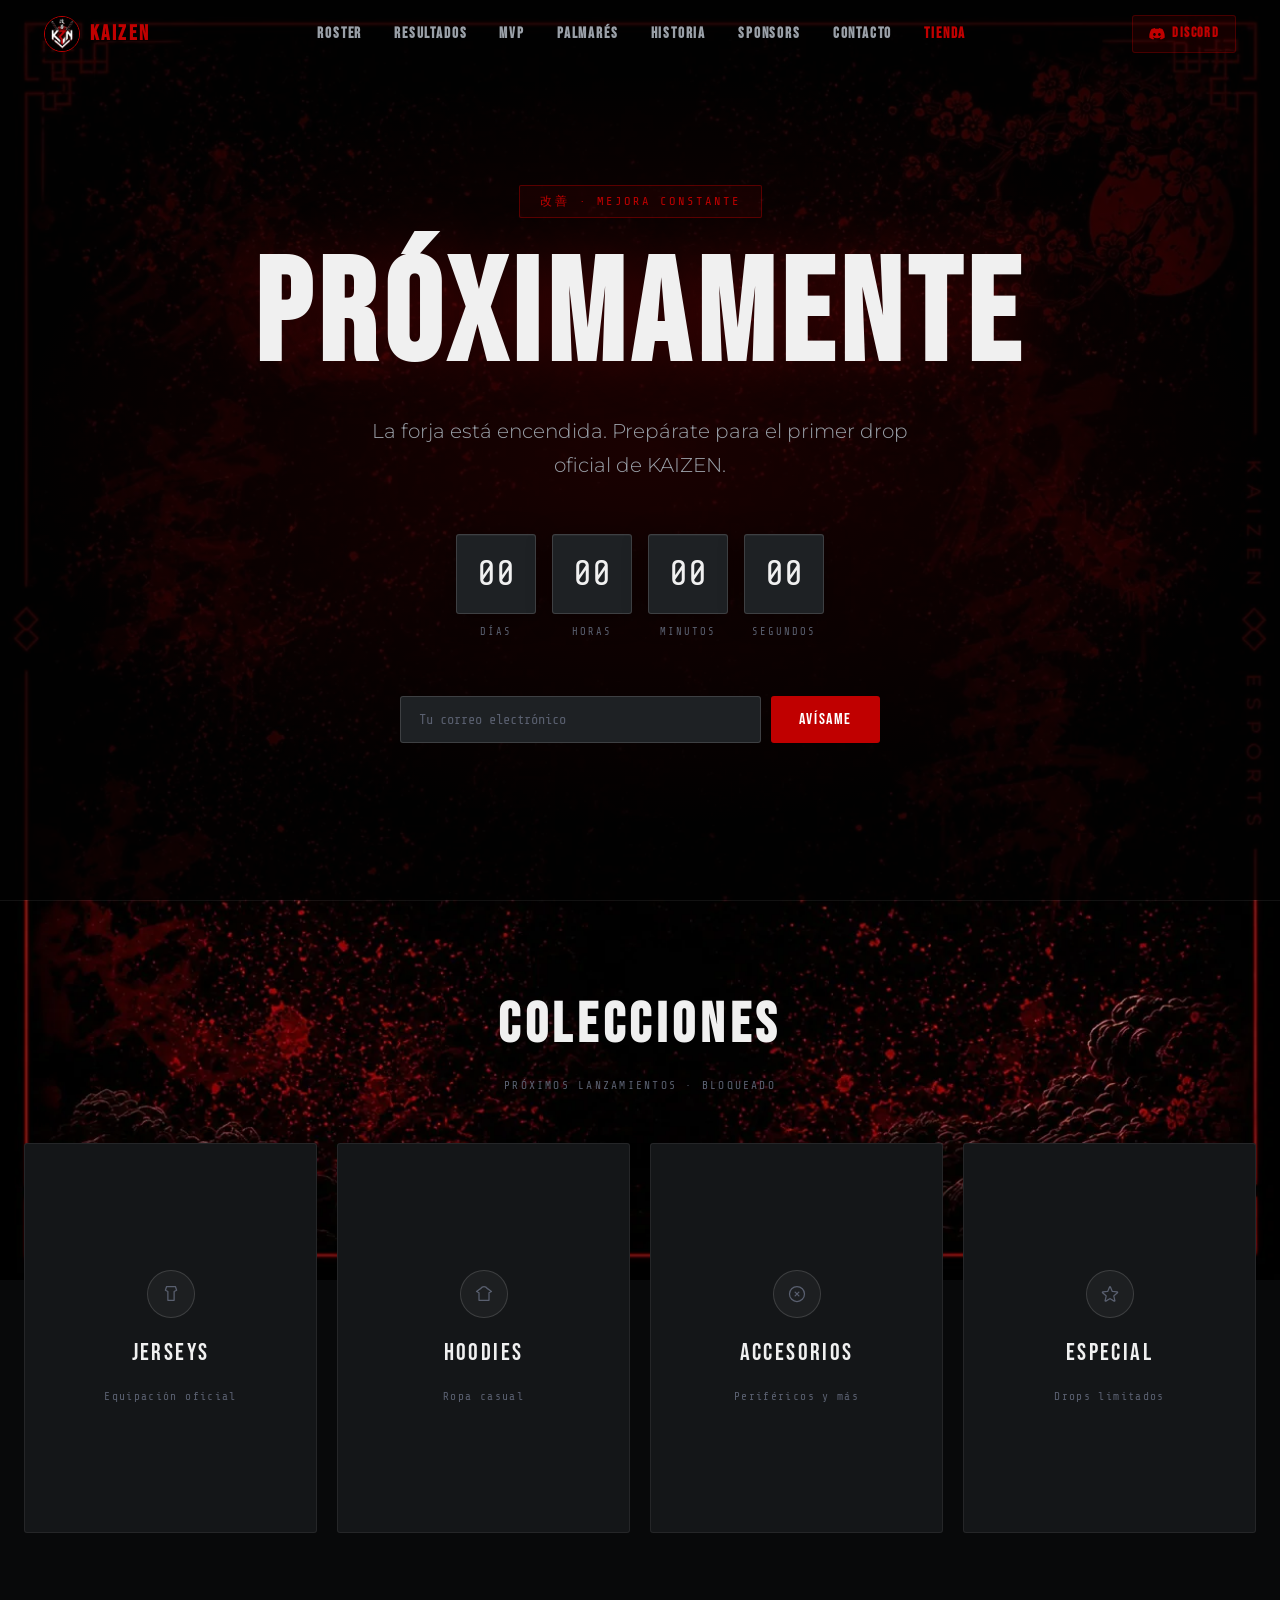
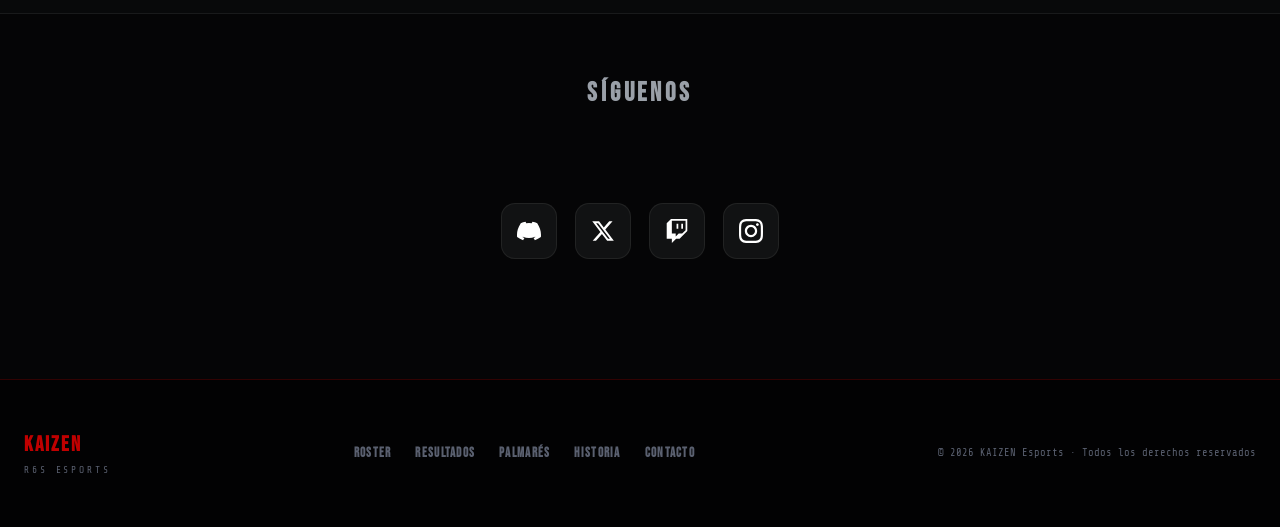
<file: tienda.html>
<!DOCTYPE html>
<html lang="es">
<head>
<meta charset="UTF-8"/>
<meta name="viewport" content="width=device-width, initial-scale=1.0"/>
<meta name="description" content="KAIZEN Tienda — Próximamente. Equipación oficial del equipo."/>
<title>KAIZEN — Tienda</title>
<link rel="icon" type="image/png" href="Logos/logo.png"/>
<link rel="stylesheet" href="styles.css"/>
<link rel="preconnect" href="https://fonts.googleapis.com">
<link href="https://fonts.googleapis.com/css2?family=Bebas+Neue&family=Montserrat:wght@300;400;500;600;700;900&family=Share+Tech+Mono&display=swap" rel="stylesheet">
<style>
/* ── TIENDA — estilos específicos ── */

/* Hero coming soon */
.tienda-hero {
  min-height: 100vh;
  display: flex;
  align-items: center;
  justify-content: center;
  text-align: center;
  padding: calc(var(--nav-h) + 40px) 24px 80px;
  position: relative;
  overflow: hidden;
}
.tienda-hero::before {
  content: '';
  position: absolute;
  inset: 0;
  background: radial-gradient(ellipse 70% 60% at 50% 50%, rgba(192,0,0,0.13), transparent 70%);
  pointer-events: none;
}
.tienda-hero-inner {
  position: relative;
  z-index: 2;
  max-width: 860px;
  margin: 0 auto;
}
.tienda-badge {
  display: inline-block;
  border: 1px solid rgba(192,0,0,0.4);
  background: rgba(192,0,0,0.08);
  color: var(--accent);
  padding: 6px 20px;
  font-family: var(--font-mono);
  font-size: 0.75rem;
  letter-spacing: 0.25em;
  margin-bottom: 28px;
  border-radius: 2px;
}
.tienda-title {
  font-family: var(--font-title);
  font-size: clamp(4rem, 12vw, 9rem);
  color: var(--text);
  letter-spacing: 0.05em;
  line-height: 1;
  margin-bottom: 24px;
  text-shadow: 0 0 60px rgba(192,0,0,0.25);
}
.tienda-sub {
  font-family: var(--font-body);
  font-size: clamp(1rem, 2vw, 1.25rem);
  color: var(--text2);
  font-weight: 300;
  max-width: 560px;
  margin: 0 auto 52px;
  line-height: 1.7;
}

/* Countdown */
.countdown {
  display: flex;
  justify-content: center;
  gap: 16px;
  margin-bottom: 56px;
  flex-wrap: wrap;
}
.cd-box {
  display: flex;
  flex-direction: column;
  align-items: center;
  gap: 10px;
}
.cd-num {
  width: 80px;
  height: 80px;
  background: var(--surface);
  border: 1px solid var(--border2);
  display: flex;
  align-items: center;
  justify-content: center;
  font-family: var(--font-mono);
  font-size: 2.2rem;
  color: var(--text);
  border-radius: var(--rad);
  box-shadow: 0 4px 24px rgba(0,0,0,0.4), inset 0 1px 0 rgba(255,255,255,0.04);
  transition: box-shadow 0.3s;
}
.cd-num:hover { box-shadow: 0 4px 24px rgba(192,0,0,0.2); }
.cd-label {
  font-family: var(--font-mono);
  font-size: 0.65rem;
  letter-spacing: 0.2em;
  color: var(--text3);
  text-transform: uppercase;
}

/* Email signup */
.tienda-form {
  display: flex;
  gap: 10px;
  max-width: 480px;
  margin: 0 auto;
  flex-wrap: wrap;
  justify-content: center;
}
.tienda-form input[type="email"] {
  flex: 1;
  min-width: 220px;
  background: var(--surface);
  border: 1px solid var(--border2);
  color: var(--text);
  padding: 14px 18px;
  font-family: var(--font-mono);
  font-size: 0.85rem;
  border-radius: var(--rad);
  outline: none;
  transition: border-color var(--tr);
}
.tienda-form input[type="email"]:focus { border-color: var(--accent); }
.tienda-form input[type="email"]::placeholder { color: var(--text3); }
.tienda-form button {
  background: var(--accent);
  color: #fff;
  border: none;
  padding: 14px 28px;
  font-family: var(--font-title);
  font-size: 1rem;
  letter-spacing: 0.1em;
  border-radius: var(--rad);
  transition: background var(--tr), transform var(--tr);
  cursor: pointer;
}
.tienda-form button:hover { background: var(--accent2); transform: translateY(-1px); }
.form-success {
  display: none;
  background: rgba(192,0,0,0.1);
  border: 1px solid rgba(192,0,0,0.35);
  color: var(--text);
  padding: 14px 24px;
  font-family: var(--font-mono);
  font-size: 0.85rem;
  border-radius: var(--rad);
  max-width: 480px;
  margin: 0 auto;
  letter-spacing: 0.05em;
}

/* Categories / colecciones */
.tienda-colecciones {
  padding: 80px 24px;
  background: rgba(14,16,18,0.8);
  border-top: 1px solid var(--border);
  border-bottom: 1px solid var(--border);
}
.tienda-colecciones .section-label {
  text-align: center;
  margin-bottom: 48px;
}
.tienda-colecciones h2 {
  font-family: var(--font-title);
  font-size: clamp(2rem, 5vw, 3.5rem);
  color: var(--text);
  letter-spacing: 0.1em;
  text-align: center;
  margin-bottom: 6px;
}
.tienda-colecciones .section-sub {
  font-family: var(--font-mono);
  font-size: 0.7rem;
  color: var(--text3);
  letter-spacing: 0.2em;
  text-align: center;
  margin-bottom: 48px;
}
.colecciones-grid {
  display: grid;
  grid-template-columns: repeat(auto-fit, minmax(220px, 1fr));
  gap: 20px;
  max-width: var(--max-w);
  margin: 0 auto;
}
.col-card {
  aspect-ratio: 3/4;
  background: var(--bg3);
  border: 1px solid var(--border);
  border-radius: var(--rad);
  display: flex;
  flex-direction: column;
  align-items: center;
  justify-content: center;
  gap: 16px;
  cursor: not-allowed;
  position: relative;
  overflow: hidden;
  transition: border-color var(--tr), box-shadow var(--tr);
}
.col-card::before {
  content: '';
  position: absolute;
  inset: 0;
  background: radial-gradient(ellipse at 50% 80%, rgba(192,0,0,0.06), transparent 70%);
  transition: opacity var(--tr);
  opacity: 0;
}
.col-card:hover { border-color: rgba(192,0,0,0.3); box-shadow: 0 0 30px rgba(192,0,0,0.08); }
.col-card:hover::before { opacity: 1; }
.col-icon {
  width: 48px;
  height: 48px;
  background: rgba(255,255,255,0.04);
  border: 1px solid var(--border2);
  border-radius: 50%;
  display: flex;
  align-items: center;
  justify-content: center;
  transition: border-color var(--tr);
}
.col-card:hover .col-icon { border-color: rgba(192,0,0,0.4); }
.col-icon svg { width: 20px; height: 20px; stroke: var(--text3); fill: none; transition: stroke var(--tr); }
.col-card:hover .col-icon svg { stroke: var(--accent); }
.col-name {
  font-family: var(--font-title);
  font-size: 1.5rem;
  color: var(--text);
  letter-spacing: 0.1em;
  text-align: center;
}
.col-desc {
  font-family: var(--font-mono);
  font-size: 0.7rem;
  color: var(--text3);
  letter-spacing: 0.12em;
  text-align: center;
}
/* TODO: cuando añadas productos reales, reemplaza cada .col-card por un componente de
   producto que reciba: nombre, precio, imagen, categoría, stock.
   Estructura sugerida:
   <div class="product-card">
     <div class="product-img"><img src="..." alt="..."></div>
     <div class="product-info">
       <span class="product-name">...</span>
       <span class="product-price">XX.XX €</span>
       <button class="product-btn">Añadir al carrito</button>
     </div>
   </div>
*/

/* Socials en tienda */
.tienda-socials {
  padding: 60px 24px;
  text-align: center;
}
.tienda-socials h3 {
  font-family: var(--font-title);
  font-size: 1.6rem;
  color: var(--text2);
  letter-spacing: 0.15em;
  margin-bottom: 28px;
}

/* Nav link activo — tienda */
.nav-links a.active-page {
  color: var(--accent);
}
</style>
</head>
<body>

<!-- NAV -->
<nav id="navbar">
<div class="nav-inner">
<a href="index.html" class="nav-logo">
  <div class="nav-logo-img">
    <img src="Logos/logo.png" alt="" onerror="this.style.display='none';this.nextElementSibling.style.display='block'">
    <span class="logo-fallback">⚔️</span>
  </div>
  <span class="nav-logo-text">KAIZEN</span>
</a>
<div class="nav-links">
  <a href="index.html#roster">Roster</a>
  <a href="index.html#results">Resultados</a>
  <a href="index.html#mvp">MVP</a>
  <a href="index.html#achievements">Palmarés</a>
  <a href="index.html#about">Historia</a>
  <a href="index.html#sponsors">Sponsors</a>
  <a href="index.html#contact">Contacto</a>
  <a href="tienda.html" class="active-page">Tienda</a>
</div>
<a href="https://discord.gg/md8P5nbhX" target="_blank" rel="noopener noreferrer" class="nav-cta">
  <svg width="16" height="12" viewBox="0 0 18 14" fill="currentColor"><path d="M15.25 1.18A14.89 14.89 0 0011.5 0a.06.06 0 00-.06.03c-.16.28-.34.65-.47.94a13.76 13.76 0 00-4 0 9.6 9.6 0 00-.47-.94A.06.06 0 006.44 0a14.85 14.85 0 00-3.75 1.18C.37 4.6-.23 7.93.07 11.22a.07.07 0 00.03.05A14.94 14.94 0 004.6 13.5a.06.06 0 00.07-.02c.35-.47.66-.96.93-1.48a.06.06 0 00-.04-.09 9.82 9.82 0 01-1.4-.66.06.06 0 010-.1l.28-.22a.06.06 0 01.06 0 10.66 10.66 0 009 0 .06.06 0 01.06 0l.28.22a.06.06 0 010 .1 9.2 9.2 0 01-1.4.66.06.06 0 00-.03.09c.28.52.59 1 .93 1.48a.06.06 0 00.07.02 14.9 14.9 0 004.5-2.23.06.06 0 00.03-.05c.37-3.77-.62-7.06-2.63-9.97zM6.01 9.19c-.86 0-1.57-.78-1.57-1.74s.7-1.74 1.57-1.74c.88 0 1.58.79 1.57 1.74 0 .96-.7 1.74-1.57 1.74zm5.8 0c-.87 0-1.57-.78-1.57-1.74s.7-1.74 1.57-1.74c.88 0 1.58.79 1.57 1.74 0 .96-.69 1.74-1.57 1.74z"/></svg>
  Discord
</a>
<button class="hamburger" id="hamburger" onclick="toggleMenu()">
  <span></span><span></span><span></span>
</button>
</div>
<div class="nav-mobile" id="nav-mobile">
  <a href="index.html#roster" onclick="toggleMenu()">Roster</a>
  <a href="index.html#results" onclick="toggleMenu()">Resultados</a>
  <a href="index.html#achievements" onclick="toggleMenu()">Palmarés</a>
  <a href="index.html#about" onclick="toggleMenu()">Historia</a>
  <a href="index.html#contact" onclick="toggleMenu()">Contacto</a>
  <a href="tienda.html" onclick="toggleMenu()" style="color:var(--accent)">Tienda</a>
</div>
</nav>

<!-- HERO COMING SOON -->
<section class="tienda-hero">
  <div class="tienda-hero-inner">
    <div class="tienda-badge">改善 · MEJORA CONSTANTE</div>
    <h1 class="tienda-title">PRÓXIMAMENTE</h1>
    <p class="tienda-sub">La forja está encendida. Prepárate para el primer drop oficial de KAIZEN.</p>

    <!-- Countdown -->
    <div class="countdown">
      <div class="cd-box">
        <div class="cd-num" id="cd-dias">00</div>
        <div class="cd-label">Días</div>
      </div>
      <div class="cd-box">
        <div class="cd-num" id="cd-horas">00</div>
        <div class="cd-label">Horas</div>
      </div>
      <div class="cd-box">
        <div class="cd-num" id="cd-minutos">00</div>
        <div class="cd-label">Minutos</div>
      </div>
      <div class="cd-box">
        <div class="cd-num" id="cd-segundos">00</div>
        <div class="cd-label">Segundos</div>
      </div>
    </div>

    <!-- Email signup -->
    <form class="tienda-form" id="tienda-form" onsubmit="submitForm(event)">
      <input type="email" id="tienda-email" placeholder="Tu correo electrónico" required />
      <button type="submit">Avísame</button>
    </form>
    <div class="form-success" id="form-success">
      Suscrito correctamente. Te avisaremos cuando la forja se abra.
    </div>
  </div>
</section>

<!-- COLECCIONES (placeholders) -->
<section class="tienda-colecciones">
  <h2>COLECCIONES</h2>
  <p class="section-sub">PRÓXIMOS LANZAMIENTOS · BLOQUEADO</p>

  <div class="colecciones-grid">

    <!-- JERSEYS -->
    <div class="col-card">
      <div class="col-icon">
        <svg viewBox="0 0 24 24" stroke-width="1.5"><path stroke-linecap="round" stroke-linejoin="round" d="M6.75 3h10.5l1.5 4.5-3 1.5v10.5H8.25V9l-3-1.5L6.75 3z"/></svg>
      </div>
      <div class="col-name">JERSEYS</div>
      <div class="col-desc">Equipación oficial</div>
    </div>

    <!-- HOODIES -->
    <div class="col-card">
      <div class="col-icon">
        <svg viewBox="0 0 24 24" stroke-width="1.5"><path stroke-linecap="round" stroke-linejoin="round" d="M12 3c-1.5 0-3 .75-3.75 2.25L3 9l3 1.5v9h12V10.5L21 9l-5.25-3.75C15 3.75 13.5 3 12 3z"/></svg>
      </div>
      <div class="col-name">HOODIES</div>
      <div class="col-desc">Ropa casual</div>
    </div>

    <!-- ACCESORIOS -->
    <div class="col-card">
      <div class="col-icon">
        <svg viewBox="0 0 24 24" stroke-width="1.5"><path stroke-linecap="round" stroke-linejoin="round" d="M9.75 9.75l4.5 4.5m0-4.5l-4.5 4.5M21 12a9 9 0 11-18 0 9 9 0 0118 0z"/></svg>
      </div>
      <div class="col-name">ACCESORIOS</div>
      <div class="col-desc">Periféricos y más</div>
    </div>

    <!-- COLECCIÓN ESPECIAL -->
    <div class="col-card">
      <div class="col-icon">
        <svg viewBox="0 0 24 24" stroke-width="1.5"><path stroke-linecap="round" stroke-linejoin="round" d="M11.48 3.499a.562.562 0 011.04 0l2.125 5.111a.563.563 0 00.475.345l5.518.442c.499.04.701.663.321.988l-4.204 3.602a.563.563 0 00-.182.557l1.285 5.385a.562.562 0 01-.84.61l-4.725-2.885a.563.563 0 00-.586 0L6.982 20.54a.562.562 0 01-.84-.61l1.285-5.386a.562.562 0 00-.182-.557l-4.204-3.602a.563.563 0 01.321-.988l5.518-.442a.563.563 0 00.475-.345L11.48 3.5z"/></svg>
      </div>
      <div class="col-name">ESPECIAL</div>
      <div class="col-desc">Drops limitados</div>
    </div>

  </div>
</section>

<!-- SOCIALS -->
<section class="tienda-socials">
  <h3>SÍGUENOS</h3>
  <div class="neon-socials">
    <a href="https://discord.gg/md8P5nbhX" target="_blank" class="social-link discord" title="Discord">
      <svg viewBox="0 0 24 24"><path d="M20.317 4.37a19.791 19.791 0 00-4.885-1.515.074.074 0 00-.079.037c-.21.375-.444.864-.608 1.25a18.27 18.27 0 00-5.487 0 12.64 12.64 0 00-.617-1.25.077.077 0 00-.079-.037A19.736 19.736 0 003.677 4.37a.07.07 0 00-.032.027C.533 9.046-.32 13.58.099 18.057a.082.082 0 00.031.057 19.9 19.9 0 005.993 3.03.078.078 0 00.084-.028c.462-.63.874-1.295 1.226-1.994a.076.076 0 00-.041-.106 13.107 13.107 0 01-1.872-.892.077.077 0 01-.008-.128 10.2 10.2 0 00.372-.292.074.074 0 01.077-.01c3.928 1.793 8.18 1.793 12.062 0a.074.074 0 01.078.01c.12.098.246.198.373.292a.077.077 0 01-.006.127 12.299 12.299 0 01-1.873.892.077.077 0 00-.041.107c.36.698.772 1.362 1.225 1.993a.076.076 0 00.084.028 19.839 19.839 0 006.002-3.03.077.077 0 00.032-.054c.5-5.177-.838-9.674-3.549-13.66a.061.061 0 00-.031-.03z"/></svg>
    </a>
    <a href="https://x.com/kaizen" target="_blank" class="social-link x" title="Twitter / X">
      <svg viewBox="0 0 24 24"><path d="M18.244 2.25h3.308l-7.227 8.26 8.502 11.24H16.17l-5.214-6.817L4.99 21.75H1.68l7.73-8.835L1.254 2.25H8.08l4.713 6.231zm-1.161 17.52h1.833L7.084 4.126H5.117z"/></svg>
    </a>
    <a href="https://twitch.tv/kaizen" target="_blank" class="social-link twitch" title="Twitch">
      <svg viewBox="0 0 24 24"><path d="M11.571 4.714h1.715v5.143H11.57zm4.715 0H18v5.143h-1.714zM6 0L1.714 4.286v15.428h5.143V24l4.286-4.286h3.428L22.286 12V0zm14.571 11.143l-3.428 3.428h-3.429l-3 3v-3H6.857V1.714h13.714z"/></svg>
    </a>
    <a href="https://www.instagram.com/kaizen__eu?igsh=MWtidmhlcXNzempucA== target="_blank" class="social-link insta" title="Instagram">
      <svg viewBox="0 0 24 24"><path d="M12 2.163c3.204 0 3.584.012 4.85.07 3.252.148 4.771 1.691 4.919 4.919.058 1.265.069 1.645.069 4.849 0 3.205-.012 3.584-.069 4.849-.149 3.225-1.664 4.771-4.919 4.919-1.266.058-1.644.07-4.85.07-3.204 0-3.584-.012-4.849-.07-3.26-.149-4.771-1.699-4.919-4.92-.058-1.265-.07-1.644-.07-4.849 0-3.204.013-3.583.07-4.849.149-3.227 1.664-4.771 4.919-4.919 1.266-.057 1.645-.069 4.849-.069zm0-2.163c-3.259 0-3.667.014-4.947.072-4.358.2-6.78 2.618-6.98 6.98-.059 1.281-.073 1.689-.073 4.948 0 3.259.014 3.668.072 4.948.2 4.358 2.618 6.78 6.98 6.98 1.281.058 1.689.072 4.948.072 3.259 0 3.668-.014 4.948-.072 4.354-.2 6.782-2.618 6.979-6.98.059-1.28.073-1.689.073-4.948 0-3.259-.014-3.667-.072-4.947-.196-4.354-2.617-6.78-6.979-6.98-1.281-.059-1.69-.073-4.949-.073zm0 5.838c-3.403 0-6.162 2.759-6.162 6.162s2.759 6.163 6.162 6.163 6.162-2.759 6.162-6.163c0-3.403-2.759-6.162-6.162-6.162zm0 10.162c-2.209 0-4-1.79-4-4 0-2.209 1.791-4 4-4s4 1.791 4 4c0 2.21-1.791 4-4 4zm6.406-11.845c-.796 0-1.441.645-1.441 1.44s.645 1.44 1.441 1.44c.795 0 1.439-.645 1.439-1.44s-.644-1.44-1.439-1.44z"/></svg>
    </a>
  </div>
</section>

<!-- FOOTER -->
<footer id="footer">
  <div class="footer-grid">
    <div class="footer-brand">
      <span class="footer-name">KAIZEN</span>
      <span class="footer-game">R6S ESPORTS</span>
    </div>
    <div class="footer-links">
      <a href="index.html#roster">Roster</a>
      <a href="index.html#results">Resultados</a>
      <a href="index.html#achievements">Palmarés</a>
      <a href="index.html#about">Historia</a>
      <a href="index.html#contact">Contacto</a>
    </div>
    <div class="footer-right">
      <p id="footer-copy"></p>
    </div>
  </div>
</footer>

<script>
// ── Navbar scroll ─────────────────────────────────
window.addEventListener('scroll', () => {
  document.getElementById('navbar').classList.toggle('scrolled', window.scrollY > 20);
});

// ── Mobile menu ───────────────────────────────────
function toggleMenu() {
  const m = document.getElementById('nav-mobile');
  m.classList.toggle('open');
}

// ── Countdown de apertura ──
const TARGET_DATE = new Date('2026-10-28T23:59:59+02:00').getTime();

function updateCountdown() {
  const now = Date.now();
  const distance = TARGET_DATE - now;

  if (distance <= 0) {
    ['cd-dias','cd-horas','cd-minutos','cd-segundos'].forEach(id => {
      document.getElementById(id).textContent = '00';
    });
    return;
  }

  const days    = Math.floor(distance / (1000 * 60 * 60 * 24));
  const hours   = Math.floor((distance % (1000 * 60 * 60 * 24)) / (1000 * 60 * 60));
  const minutes = Math.floor((distance % (1000 * 60 * 60)) / (1000 * 60));
  const seconds = Math.floor((distance % (1000 * 60)) / 1000);

  document.getElementById('cd-dias').textContent    = String(days).padStart(2,'0');
  document.getElementById('cd-horas').textContent   = String(hours).padStart(2,'0');
  document.getElementById('cd-minutos').textContent = String(minutes).padStart(2,'0');
  document.getElementById('cd-segundos').textContent= String(seconds).padStart(2,'0');
}
updateCountdown();
setInterval(updateCountdown, 1000);

// ── Email form ────────────────────────────────────
function submitForm(e) {
  e.preventDefault();
  const email = document.getElementById('tienda-email').value;
  if (!email) return;
  document.getElementById('tienda-form').style.display = 'none';
  document.getElementById('form-success').style.display = 'block';
}

// ── Footer copyright ──────────────────────────────
document.getElementById('footer-copy').textContent =
  `© ${new Date().getFullYear()} KAIZEN Esports · Todos los derechos reservados`;
</script>
</body>
</html>
</file>
<file: styles.css>
/* ============================================================
   KAIZEN R6S — STYLES.CSS
   Dark Samurai · Kaizen Philosophy · Esports Premium
   ============================================================ */

:root {
  /* PALETTE */
  --bg:       #08090a;
  --bg2:      #0e1012;
  --bg3:      #141618;
  --bg4:      #1a1d20;
  --surface:  #1e2124;
  --border:   rgba(255,255,255,0.07);
  --border2:  rgba(255,255,255,0.14);

  --accent:   #C00000;
  --accent2:  #D10000;
  --accent-glow: rgba(192,0,0,0.4);

  --red:      #e84b4b;
  --green:    #4be88a;
  --blue:     #4ba3e8;

  --text:     #f0f0f0;
  --text2:    #9aa0a8;
  --text3:    #5a6070;

  /* FONTS */
  --font-title: 'Bebas Neue', sans-serif;
  --font-body:  'Montserrat', sans-serif;
  --font-mono:  'Share Tech Mono', monospace;

  /* LAYOUT */
  --nav-h: 68px;
  --max-w: 1240px;
  --rad: 3px;
  --tr: 0.22s cubic-bezier(0.4,0,0.2,1);
}

/* ===================== RESET ===================== */
*, *::before, *::after { box-sizing: border-box; margin: 0; padding: 0; }
html { scroll-behavior: smooth; font-size: 16px; }
body {
  background-color: #08090a;
  background-image: url('bg-samurai.png');
  background-image: image-set(
    url('bg-samurai.webp') type('image/webp'),
    url('bg-samurai.png') type('image/png')
  );
  background-attachment: fixed;
  background-size: cover;
  background-position: center top;
  background-repeat: no-repeat;
  color: var(--text);
  font-family: var(--font-body);
  font-weight: 400;
  line-height: 1.6;
  overflow-x: hidden;
}

body::before {
  content: '';
  position: fixed;
  inset: 0;
  background: rgba(5, 4, 4, 0.62);
  z-index: 0;
  pointer-events: none;
}

body > * {
  position: relative;
  z-index: 1;
}
img { max-width: 100%; display: block; }
a { color: inherit; text-decoration: none; }
button { cursor: pointer; font-family: inherit; }

/* Custom scrollbar */
::-webkit-scrollbar { width: 4px; }
::-webkit-scrollbar-track { background: var(--bg); }
::-webkit-scrollbar-thumb { background: var(--accent2); }

.container { max-width: var(--max-w); margin: 0 auto; padding: 0 24px; }

/* ===================== NAV ===================== */
#navbar {
  position: fixed;
  top: 0; left: 0; right: 0;
  z-index: 900;
  transition: background var(--tr), box-shadow var(--tr);
}
#navbar.scrolled {
  background: rgba(5,4,4,0.88);
  backdrop-filter: blur(16px);
  box-shadow: 0 1px 0 rgba(192,0,0,0.2), 0 4px 30px rgba(0,0,0,0.7);
}

.nav-inner {
  max-width: var(--max-w);
  margin: 0 auto;
  padding: 0 24px;
  height: var(--nav-h);
  display: flex;
  align-items: center;
  gap: 2rem;
}

.nav-logo {
  display: flex;
  align-items: center;
  gap: 10px;
  flex-shrink: 0;
}
.nav-logo-img {
  width: 36px; height: 36px;
  border-radius: 50%;
  overflow: hidden;
  border: 1.5px solid var(--accent);
  display: flex; align-items: center; justify-content: center;
  background: var(--bg3);
  flex-shrink: 0;
}
.nav-logo-img img { width: 100%; height: 100%; object-fit: cover; }
.logo-fallback { font-size: 1.2rem; display: none; }
.nav-logo-text {
  font-family: var(--font-title);
  font-size: 1.3rem;
  font-weight: 900;
  letter-spacing: 0.12em;
  color: var(--accent);
}

.nav-links {
  display: flex;
  gap: 2rem;
  flex: 1;
  justify-content: center;
}
.nav-links a {
  font-family: var(--font-title);
  font-size: 0.95rem;
  font-weight: 600;
  letter-spacing: 0.12em;
  color: var(--text2);
  text-transform: uppercase;
  transition: color var(--tr);
  position: relative;
}
.nav-links a::after {
  content: '';
  position: absolute;
  bottom: -4px; left: 0;
  width: 0; height: 1.5px;
  background: var(--accent);
  transition: width var(--tr);
}
.nav-links a:hover { color: var(--text); }
.nav-links a:hover::after { width: 100%; }

.nav-cta {
  display: flex;
  align-items: center;
  gap: 7px;
  background: rgba(192,0,0,0.1);
  border: 1px solid rgba(192,0,0,0.3);
  color: var(--accent);
  padding: 0.45rem 1rem;
  font-family: var(--font-title);
  font-size: 0.85rem;
  font-weight: 700;
  letter-spacing: 0.1em;
  text-transform: uppercase;
  border-radius: var(--rad);
  transition: all var(--tr);
  flex-shrink: 0;
}
.nav-cta:hover {
  background: var(--accent);
  color: #fff;
  border-color: var(--accent);
}

.hamburger {
  display: none;
  flex-direction: column;
  gap: 5px;
  background: none;
  border: none;
  padding: 4px;
  margin-left: auto;
}
.hamburger span {
  display: block;
  width: 22px; height: 2px;
  background: var(--text);
  border-radius: 1px;
  transition: all var(--tr);
}

.nav-mobile {
  display: none;
  flex-direction: column;
  background: rgba(8,9,10,0.98);
  border-top: 1px solid var(--border2);
  padding: 1rem 24px 1.5rem;
}
.nav-mobile a {
  font-family: var(--font-title);
  font-size: 1.1rem;
  font-weight: 700;
  letter-spacing: 0.1em;
  color: var(--text2);
  padding: 0.6rem 0;
  border-bottom: 1px solid var(--border);
  text-transform: uppercase;
}
.nav-mobile.open { display: flex; }

/* ===================== HERO ===================== */
#hero {
  position: relative;
  min-height: 100vh;
  display: flex;
  align-items: center;
  overflow: hidden;
  padding-top: var(--nav-h);
}

#hero-canvas {
  position: absolute;
  inset: 0;
  z-index: 0;
}

.hero-overlay {
  position: absolute;
  inset: 0;
  background:
    radial-gradient(ellipse 70% 80% at 50% 50%, rgba(192,0,0,0.08) 0%, transparent 65%),
    linear-gradient(to bottom, transparent 50%, rgba(5,4,4,0.6) 100%);
  z-index: 1;
}

.hero-content {
  position: relative;
  z-index: 2;
  max-width: var(--max-w);
  width: 100%;
  margin: 0 auto;
  padding: 5rem 24px 10rem;
}

.hero-eyebrow {
  display: flex;
  align-items: center;
  gap: 10px;
  margin-bottom: 1.5rem;
  font-family: var(--font-mono);
  font-size: 0.75rem;
  color: var(--text3);
  letter-spacing: 0.3em;
  text-transform: uppercase;
}
.eyebrow-dot {
  width: 6px; height: 6px;
  border-radius: 50%;
  background: var(--accent);
  box-shadow: 0 0 8px var(--accent-glow);
  animation: dot-pulse 2s ease-in-out infinite;
}
@keyframes dot-pulse {
  0%,100% { box-shadow: 0 0 8px var(--accent-glow); }
  50% { box-shadow: 0 0 16px var(--accent), 0 0 30px var(--accent-glow); }
}

.hero-title {
  font-family: var(--font-title);
  font-weight: 900;
  font-size: clamp(5rem, 14vw, 11rem);
  line-height: 0.9;
  letter-spacing: -0.01em;
  color: var(--text);
  margin-bottom: 1rem;
  position: relative;
}
.hero-title span {
  display: block;
  background: linear-gradient(180deg, #ffffff 40%, rgba(255,255,255,0.5) 100%);
  -webkit-background-clip: text;
  -webkit-text-fill-color: transparent;
  background-clip: text;
}

.hero-tagline {
  font-family: var(--font-title);
  font-size: clamp(1rem, 2.5vw, 1.5rem);
  font-weight: 300;
  font-style: italic;
  color: var(--accent);
  letter-spacing: 0.2em;
  margin-bottom: 2.5rem;
  text-transform: uppercase;
}

.hero-record {
  display: flex;
  align-items: center;
  gap: 0;
  margin-bottom: 3rem;
  border: 1px solid var(--border2);
  background: rgba(5,4,4,0.7);
  backdrop-filter: blur(10px);
  display: inline-flex;
}
.rec-item {
  display: flex;
  flex-direction: column;
  align-items: center;
  padding: 1rem 2rem;
  gap: 0.2rem;
}
.rec-num {
  font-family: var(--font-title);
  font-size: 2rem;
  font-weight: 900;
  color: var(--accent);
  line-height: 1;
}
.rec-label {
  font-family: var(--font-mono);
  font-size: 0.6rem;
  color: var(--text3);
  letter-spacing: 0.25em;
  text-transform: uppercase;
}
.rec-sep {
  width: 1px;
  height: 50px;
  background: var(--border2);
  flex-shrink: 0;
}

.hero-btns {
  display: flex;
  gap: 1rem;
  flex-wrap: wrap;
}

.btn-hero-primary {
  display: inline-flex;
  align-items: center;
  background: var(--accent);
  color: #fff;
  font-family: var(--font-title);
  font-size: 0.9rem;
  font-weight: 800;
  letter-spacing: 0.15em;
  text-transform: uppercase;
  padding: 0.85rem 2.2rem;
  border-radius: var(--rad);
  transition: all var(--tr);
  position: relative;
  overflow: hidden;
}
.btn-hero-primary::after {
  content: '';
  position: absolute;
  inset: 0;
  background: linear-gradient(90deg, transparent, rgba(255,255,255,0.2), transparent);
  transform: translateX(-100%);
  transition: transform 0.5s;
}
.btn-hero-primary:hover::after { transform: translateX(100%); }
.btn-hero-primary:hover { box-shadow: 0 0 30px var(--accent-glow); transform: translateY(-1px); }

.btn-hero-secondary {
  display: inline-flex;
  align-items: center;
  background: transparent;
  color: var(--text);
  border: 1px solid var(--border2);
  font-family: var(--font-title);
  font-size: 0.9rem;
  font-weight: 700;
  letter-spacing: 0.15em;
  text-transform: uppercase;
  padding: 0.85rem 2.2rem;
  border-radius: var(--rad);
  transition: all var(--tr);
}
.btn-hero-secondary:hover {
  border-color: var(--accent);
  color: var(--accent);
}

.hero-scroll-cue {
  position: absolute;
  bottom: 90px;
  left: 24px;
  display: flex;
  align-items: center;
  gap: 12px;
  z-index: 2;
}
.scroll-cue-line {
  width: 1px; height: 50px;
  background: linear-gradient(to bottom, transparent, var(--accent));
  animation: scroll-line 1.8s ease-in-out infinite;
}
@keyframes scroll-line {
  0%,100% { opacity: 0.3; transform: scaleY(1); }
  50% { opacity: 1; transform: scaleY(0.7); }
}
.hero-scroll-cue span {
  font-family: var(--font-mono);
  font-size: 0.6rem;
  color: var(--text3);
  letter-spacing: 0.3em;
  writing-mode: vertical-rl;
}

.hero-ticker-bar {
  position: absolute;
  bottom: 0; left: 0; right: 0;
  background: rgba(192,0,0,0.08);
  border-top: 1px solid rgba(192,0,0,0.2);
  border-bottom: 1px solid rgba(192,0,0,0.2);
  padding: 8px 0;
  overflow: hidden;
  z-index: 10;
  height: 44px;
  display: flex;
  align-items: center;
}
.ticker-inner {
  display: flex;
  align-items: center;
  white-space: nowrap;
  animation: ticker 30s linear infinite;
  font-family: var(--font-mono);
  font-size: 0.72rem;
  color: var(--accent);
  letter-spacing: 0.15em;
}
@keyframes ticker { from { transform: translateX(0); } to { transform: translateX(-50%); } }

/* ===================== SECTIONS ===================== */
section {
  padding: 100px 0;
}
section { background: transparent !important; }
section:nth-child(even) { background: rgba(0,0,0,0.35) !important; }

.section-eyebrow {
  font-family: var(--font-mono);
  font-size: 0.7rem;
  color: var(--accent);
  letter-spacing: 0.35em;
  text-transform: uppercase;
  margin-bottom: 0.6rem;
}

.section-heading {
  font-family: var(--font-title);
  font-size: clamp(2.5rem, 6vw, 4.5rem);
  font-weight: 900;
  letter-spacing: -0.01em;
  line-height: 0.95;
  margin-bottom: 3rem;
  color: var(--text);
}

/* ===================== ROSTER ===================== */
.roster-grid {
  display: grid;
  grid-template-columns: repeat(5, 1fr);
  gap: 16px;
  max-width: 1100px;
  margin: 0 auto;
}
@media (max-width: 1000px) { .roster-grid { grid-template-columns: repeat(3, 1fr); } }
@media (max-width: 600px)  { .roster-grid { grid-template-columns: repeat(2, 1fr); } }

@keyframes card-in {
  from { opacity: 0; transform: translateY(12px); }
  to { opacity: 1; transform: translateY(0); }
}

/* Subsecciones */
.mw-subsection        { margin-top: 60px; text-align: center; }
.mw-subsection-title  {
  font-family: var(--font-mono);
  font-size: 0.68rem; letter-spacing: 5px;
  text-transform: uppercase; color: #666; margin-bottom: 24px;
}
.mw-sub-grid {
  display: flex; justify-content: center;
  gap: 16px; flex-wrap: wrap; max-width: 700px; margin: 0 auto;
}
.mw-sub-grid .mw-player-card { width: 180px; flex-shrink: 0; }
.factory-subsection .mw-sub-grid {
  display: grid;
  grid-template-columns: repeat(5, minmax(0, 1fr));
  max-width: 1100px;
}
.factory-subsection .mw-sub-grid .mw-player-card {
  width: 100%;
  min-width: 0;
}
@media (max-width: 900px) {
  .factory-subsection .mw-sub-grid { grid-template-columns: repeat(3, minmax(0, 1fr)); }
}
@media (max-width: 600px) {
  .factory-subsection .mw-sub-grid { grid-template-columns: repeat(2, minmax(0, 1fr)); }
}
.mw-factory-empty {
  color: #777; font-family: var(--font-mono); font-size: 0.72rem;
  letter-spacing: 1px; margin: 0;
}
.factory-subsection .mw-subsection-title,
.factory-subsection .mw-factory-empty { color: #b58aff; }

/* Tarjeta jugador */
.mw-player-card {
  background: rgba(255,255,255,0.03);
  border: 1px solid rgba(192,0,0,0.07);
  position: relative; overflow: hidden; cursor: pointer;
  transition: transform 0.5s cubic-bezier(0.16,1,0.3,1),
              border-color 0.5s, box-shadow 0.5s;
  clip-path: polygon(0 0, calc(100% - 16px) 0, 100% 16px,
                     100% 100%, 16px 100%, 0 calc(100% - 16px));
}
.mw-player-card:hover {
  border-color: rgba(192,0,0,0.35);
  transform: translateY(-8px) scale(1.02);
  box-shadow: 0 25px 50px rgba(192,0,0,0.08),
              0 0 0 1px rgba(192,0,0,0.08);
}

/* Avatar */
.mw-avatar {
  width: 100%; aspect-ratio: 3/4;
  position: relative; overflow: hidden;
  background: #111;
}
.mw-avatar img {
  position: absolute; inset: 0;
  width: 100%; height: 100%;
  object-fit: cover; object-position: top;
}
.mw-avatar-bg {
  width: 100%; height: 100%;
  display: flex; align-items: center; justify-content: center;
  background: linear-gradient(180deg, rgba(192,0,0,0.02) 0%, rgba(192,0,0,0.08) 100%);
  position: relative;
  transition: transform 0.6s cubic-bezier(0.16,1,0.3,1);
}
.mw-player-card:hover .mw-avatar-bg { transform: scale(1.06); }

.mw-initial {
  font-family: var(--font-title);
  font-size: 4.5rem; font-weight: 900;
  color: rgba(192,0,0,0.15); letter-spacing: 4px;
  position: relative; z-index: 2;
  transition: color 0.5s, text-shadow 0.5s;
}
.mw-player-card:hover .mw-initial {
  color: rgba(192,0,0,0.4);
  text-shadow: 0 0 40px rgba(192,0,0,0.3);
}
.mw-glow {
  position: absolute; bottom: 0; left: 50%; transform: translateX(-50%);
  width: 80%; height: 60%;
  background: radial-gradient(ellipse at bottom, rgba(192,0,0,0.12) 0%, transparent 70%);
  opacity: 0; transition: opacity 0.5s; z-index: 1;
}
.mw-player-card:hover .mw-glow { opacity: 1; }

/* Número y badge */
.mw-num {
  position: absolute; top: 10px; right: 12px;
  font-family: var(--font-title);
  font-size: 1rem; font-weight: 900;
  color: rgba(192,0,0,0.15); z-index: 2;
}
.mw-badge {
  position: absolute; top: 10px; left: 10px;
  font-family: var(--font-mono);
  font-size: 0.5rem; letter-spacing: 2px;
  text-transform: uppercase; padding: 3px 10px;
  background: var(--accent); color: #fff; font-weight: 700;
  z-index: 3;
  clip-path: polygon(0 0, calc(100% - 4px) 0, 100% 4px,
                     100% 100%, 4px 100%, 0 calc(100% - 4px));
}

/* Nombre */
.mw-info {
  padding: 14px 14px 16px; text-align: center;
  position: relative; z-index: 2;
}
.mw-info::before {
  content: ''; position: absolute; top: 0; left: 15%; width: 70%; height: 2px;
  background: linear-gradient(90deg, transparent, var(--accent), transparent);
}
.mw-name {
  font-family: var(--font-title);
  font-size: 0.95rem; font-weight: 700;
  letter-spacing: 2.5px; text-transform: uppercase; color: #fff;
}
.mw-pos {
  font-family: var(--font-mono);
  font-size: 0.6rem; color: #666;
  letter-spacing: 2px; margin-top: 4px;
}

/* Social popup al hover */
.mw-social-popup {
  position: absolute; bottom: 0; left: 0; right: 0;
  background: rgba(0,0,0,0.92); backdrop-filter: blur(12px);
  padding: 12px; display: flex; justify-content: center; gap: 10px;
  z-index: 10; opacity: 0; transform: translateY(10px);
  transition: all 0.35s cubic-bezier(0.16,1,0.3,1);
  pointer-events: none;
  border-top: 2px solid var(--accent);
}
.mw-player-card:hover .mw-social-popup {
  opacity: 1; transform: translateY(0); pointer-events: all;
}
.mw-social-popup a {
  width: 34px; height: 34px;
  border: 1px solid rgba(192,0,0,0.25);
  display: flex; align-items: center; justify-content: center;
  transition: all 0.3s; text-decoration: none;
  clip-path: polygon(0 0, calc(100% - 5px) 0, 100% 5px,
                     100% 100%, 5px 100%, 0 calc(100% - 5px));
}
.mw-social-popup a:hover {
  background: var(--accent); border-color: var(--accent); transform: scale(1.15);
}
.mw-social-popup a svg { width: 15px; height: 15px; fill: #fff; }
.mw-social-popup a:hover svg { fill: #fff; }

/* Staff (dorado) */
.staff-card { border-color: rgba(212,160,23,0.1); }
.staff-card:hover { border-color: rgba(212,160,23,0.45); box-shadow: 0 25px 50px rgba(212,160,23,0.08); }
.staff-card .mw-avatar-bg { background: linear-gradient(180deg, rgba(212,160,23,0.03) 0%, rgba(212,160,23,0.1) 100%); }
.staff-card .mw-initial { color: rgba(212,160,23,0.2); }
.staff-card:hover .mw-initial { color: rgba(212,160,23,0.45); }
.staff-card .mw-badge { background: linear-gradient(135deg,#d4a017,#f0c040); color: #1a1a1a; }
.staff-card .mw-info::before { background: linear-gradient(90deg, transparent, rgba(212,160,23,0.6), transparent); }
.staff-card .mw-social-popup { border-top-color: rgba(212,160,23,0.8); }
.staff-card .mw-social-popup a:hover { background: rgba(212,160,23,0.9); border-color: rgba(212,160,23,0.9); }

/* Streamers (morado) */
.streamer-card { border-color: rgba(145,70,255,0.1); }
.streamer-card:hover { border-color: rgba(145,70,255,0.45); box-shadow: 0 25px 50px rgba(145,70,255,0.08); }
.streamer-card .mw-avatar-bg { background: linear-gradient(180deg, rgba(145,70,255,0.03) 0%, rgba(145,70,255,0.1) 100%); }
.streamer-card .mw-initial { color: rgba(145,70,255,0.2); }
.streamer-card:hover .mw-initial { color: rgba(145,70,255,0.45); }
.streamer-card .mw-badge { background: rgba(145,70,255,0.85); color: #fff; }
.streamer-card .mw-info::before { background: linear-gradient(90deg, transparent, rgba(145,70,255,0.6), transparent); }
.streamer-card .mw-social-popup { border-top-color: rgba(145,70,255,0.8); }
.streamer-card .mw-social-popup a:hover { background: rgba(145,70,255,0.9); border-color: rgba(145,70,255,0.9); }

/* Jugadores Factory (morado) — aislado para no alterar los colores existentes */
.factory-card { border-color: rgba(145,70,255,0.1); }
.factory-card:hover { border-color: rgba(145,70,255,0.45); box-shadow: 0 25px 50px rgba(145,70,255,0.08); }
.factory-card .mw-avatar-bg { background: linear-gradient(180deg, rgba(145,70,255,0.03) 0%, rgba(145,70,255,0.1) 100%); }
.factory-card .mw-initial { color: rgba(145,70,255,0.2); }
.factory-card:hover .mw-initial { color: rgba(145,70,255,0.45); text-shadow: 0 0 40px rgba(145,70,255,0.3); }
.factory-card .mw-glow { background: radial-gradient(ellipse at bottom, rgba(145,70,255,0.12) 0%, transparent 70%); }
.factory-card .mw-num { color: rgba(145,70,255,0.5); }
.factory-card .mw-badge { background: rgba(145,70,255,0.85); color: #fff; }
.factory-card .mw-info::before { background: linear-gradient(90deg, transparent, rgba(145,70,255,0.6), transparent); }
.factory-card .mw-social-popup { border-top-color: rgba(145,70,255,0.8); }
.factory-card .mw-social-popup a { border-color: rgba(145,70,255,0.25); }
.factory-card .mw-social-popup a:hover { background: rgba(145,70,255,0.9); border-color: rgba(145,70,255,0.9); }

/* ===================== RESULTS ===================== */
.match-team-switch {
  display: flex;
  justify-content: center;
  gap: 0.75rem;
  margin: 28px 0 30px;
}
.match-team-button {
  min-width: 150px;
  padding: 0.7rem 1.5rem;
  border: 1px solid var(--border2);
  border-radius: var(--rad);
  background: rgba(255,255,255,0.025);
  color: var(--text2);
  font-family: var(--font-title);
  font-size: 0.95rem;
  font-weight: 700;
  letter-spacing: 0.12em;
  cursor: pointer;
  transition: all var(--tr);
}
.match-team-button:hover { border-color: var(--accent); color: var(--accent); }
.match-team-button.active {
  border-color: var(--accent);
  background: rgba(192,0,0,0.12);
  color: var(--accent);
  box-shadow: 0 0 18px rgba(192,0,0,0.1);
}
.match-team-button[data-team="factory"]:hover { border-color: #9146ff; color: #b58aff; }
.match-team-button[data-team="factory"].active {
  border-color: #9146ff;
  background: rgba(145,70,255,0.12);
  color: #b58aff;
  box-shadow: 0 0 18px rgba(145,70,255,0.12);
}
.results-filter-row {
  display: flex;
  gap: 0.5rem;
  margin-bottom: 2rem;
  flex-wrap: wrap;
}
.res-filter {
  background: transparent;
  border: 1px solid var(--border2);
  color: var(--text2);
  padding: 0.35rem 1rem;
  font-family: var(--font-title);
  font-size: 0.8rem;
  font-weight: 700;
  letter-spacing: 0.12em;
  text-transform: uppercase;
  border-radius: var(--rad);
  transition: all var(--tr);
}
.res-filter:hover { border-color: var(--accent); color: var(--accent); }
.res-filter.active { background: rgba(192,0,0,0.1); border-color: var(--accent); color: var(--accent); }
@media (max-width: 480px) {
  .match-team-button { min-width: 0; flex: 1; padding: 0.65rem 0.8rem; }
}

/* ===================== MVP ===================== */
.mvp-grid { display: flex; flex-wrap: wrap; gap: 2rem; justify-content: center; }
.mvp-card { position: relative; border-radius: 6px; overflow: hidden; transition: transform 0.22s; max-width: 480px; flex: 1 1 300px; }
.mvp-card:hover { transform: translateY(-4px); box-shadow: 0 12px 40px rgba(0,0,0,0.5); }
.mvp-card.current { box-shadow: 0 0 0 2px var(--accent), 0 0 30px rgba(192,0,0,0.2); }
.mvp-img { width: 100%; height: auto; display: block; border-radius: 6px; }
.mvp-badge-current { position: absolute; top: 0.75rem; right: 0.75rem; font-family: monospace; font-size: 0.55rem; letter-spacing: 0.18em; color: #fff; background: var(--accent); padding: 4px 10px; border-radius: 2px; font-weight: 700; }

/* ===================== ACHIEVEMENTS ===================== */
.pal-stats {
  display: grid;
  grid-template-columns: repeat(3, 1fr);
  gap: 1px;
  background: var(--border2);
  border: 1px solid var(--border2);
  margin-bottom: 3rem;
}
.pal-stat-card {
  background: var(--bg3);
  padding: 2.5rem 1.5rem;
  text-align: center;
  transition: background var(--tr);
  display: flex;
  flex-direction: column;
  align-items: center;
  gap: 0.5rem;
}
.pal-stat-card:hover { background: var(--bg4); }
.pal-stat-icon { font-size: 1.8rem; margin-bottom: 0.25rem; }
.pal-stat-num {
  font-family: var(--font-title);
  font-size: 3rem;
  font-weight: 900;
  color: var(--accent);
  line-height: 1;
  text-shadow: 0 0 20px rgba(192,0,0,0.3);
}
.pal-stat-label {
  font-family: var(--font-mono);
  font-size: 0.62rem;
  color: var(--text3);
  letter-spacing: 0.25em;
  text-transform: uppercase;
}

.pal-empty {
  border: 1px dashed var(--border2);
  padding: 4rem 2rem;
  text-align: center;
  display: flex;
  flex-direction: column;
  align-items: center;
  gap: 1rem;
}
.pal-empty-icon { font-size: 3rem; opacity: 0.4; }
.pal-empty-title {
  font-family: var(--font-title);
  font-size: 1.4rem;
  font-weight: 900;
  letter-spacing: 0.2em;
  color: var(--text3);
}
.pal-empty-sub {
  font-family: var(--font-mono);
  font-size: 0.75rem;
  color: var(--text3);
  letter-spacing: 0.1em;
}

@media (max-width: 600px) { .pal-stats { grid-template-columns: 1fr; } }

/* ===================== ABOUT / TIMELINE ===================== */
.about-layout {
  display: grid;
  grid-template-columns: 1fr 1fr;
  gap: 5rem;
  align-items: start;
}
.about-body {
  font-size: 1rem;
  color: var(--text2);
  line-height: 1.8;
  margin-bottom: 2rem;
}
.about-socials { display: flex; gap: 0.75rem; flex-wrap: wrap; }

/* TIMELINE */
.timeline-list {
  display: flex;
  flex-direction: column;
  gap: 0;
}
.tl-item {
  display: grid;
  grid-template-columns: 80px 1px 1fr;
  gap: 0 1.5rem;
  padding-bottom: 2rem;
}
.tl-year {
  font-family: var(--font-title);
  font-size: 1rem;
  font-weight: 900;
  color: var(--accent);
  text-align: right;
  padding-top: 3px;
}
.tl-line-col {
  display: flex;
  flex-direction: column;
  align-items: center;
  gap: 0;
}
.tl-dot {
  width: 10px; height: 10px;
  border-radius: 50%;
  background: var(--accent);
  border: 2px solid var(--bg2);
  box-shadow: 0 0 0 2px var(--accent);
  flex-shrink: 0;
  margin-top: 5px;
}
.tl-connector {
  flex: 1;
  width: 1px;
  background: var(--border2);
  margin-top: 6px;
}
.tl-item:last-child .tl-connector { display: none; }
.tl-content { padding-top: 2px; }
.tl-title {
  font-family: var(--font-title);
  font-size: 1rem;
  font-weight: 700;
  color: var(--text);
  margin-bottom: 0.3rem;
}
.tl-desc {
  font-size: 0.85rem;
  color: var(--text3);
  line-height: 1.6;
}

/* ===================== SPONSORS ===================== */
.sponsors-grid {
  display: grid;
  grid-template-columns: repeat(auto-fill, minmax(300px, 1fr));
  gap: 20px;
}

.sponsors-intro {
  color: var(--text2);
  font-size: 1rem;
  margin-bottom: 3rem;
  max-width: 600px;
}
.sponsors-intro a { color: var(--accent); }
.sponsors-intro a:hover { text-decoration: underline; }

.sponsor-card {
  display: flex;
  align-items: flex-start;
  gap: 16px;
  background: var(--surface);
  border: 1px solid var(--border);
  border-left: 3px solid var(--accent);
  padding: 20px;
  border-radius: var(--rad);
  transition: all var(--tr);
}
.sponsor-card:hover {
  background: var(--bg4);
  transform: translateY(-2px);
  box-shadow: 0 8px 30px rgba(192,0,0,0.08);
}
.sponsor-logo {
  width: 56px; height: 56px;
  flex-shrink: 0;
  border-radius: 50%;
  border: 1.5px solid var(--accent);
  background: var(--bg3);
  display: flex; align-items: center; justify-content: center;
  overflow: hidden;
}
.sponsor-logo img { width: 100%; height: 100%; object-fit: contain; padding: 6px; }
.sponsor-initials {
  font-family: var(--font-title);
  font-size: 1.4rem;
  font-weight: 900;
  color: var(--accent);
}
.sponsor-info { flex: 1; min-width: 0; }
.sponsor-tag {
  font-family: var(--font-mono);
  font-size: 0.72rem;
  color: var(--accent);
  text-transform: uppercase;
  letter-spacing: 0.1em;
  margin-bottom: 4px;
}
.sponsor-name {
  font-family: var(--font-title);
  font-size: 1.3rem;
  font-weight: 900;
  color: var(--text);
  text-transform: uppercase;
  letter-spacing: 0.06em;
  margin-bottom: 6px;
}
.sponsor-desc {
  font-family: var(--font-body);
  font-size: 0.88rem;
  color: var(--text2);
  line-height: 1.5;
  margin-bottom: 10px;
}
.sponsor-link {
  font-family: var(--font-mono);
  font-size: 0.8rem;
  color: var(--accent);
  text-transform: uppercase;
  letter-spacing: 0.08em;
  transition: opacity var(--tr);
}
.sponsor-link:hover { opacity: 0.7; }

/* ===================== CONTACT ===================== */
#contact {
  background: var(--bg) !important;
  position: relative;
  overflow: hidden;
}
#contact::before {
  content: '';
  position: absolute;
  inset: 0;
  background: radial-gradient(ellipse 80% 60% at 50% 100%, rgba(192,0,0,0.04) 0%, transparent 70%);
}
.contact-socials {
  display: flex;
  justify-content: center;
  gap: 1rem;
  flex-wrap: wrap;
}

/* ===================== NEON SOCIAL ICONS ===================== */
.neon-socials {
  display: flex;
  justify-content: center;
  gap: 18px;
  margin-top: 25px;
  padding: 60px 24px;
}

.social-link {
  width: 56px;
  height: 56px;
  display: flex;
  align-items: center;
  justify-content: center;
  border-radius: 14px;
  background: rgba(255,255,255,0.05);
  border: 1px solid rgba(255,255,255,0.07);
  transition: 0.3s;
  position: relative;
  animation: neonPulse 2.5s infinite ease-in-out;
  text-decoration: none;
}

.social-link svg {
  width: 24px;
  height: 24px;
  fill: white;
  transition: 0.3s;
}

.social-link:hover {
  animation: none;
  transform: translateY(-5px) scale(1.1);
}

.gmail  { color: #ea4335; }
.insta  { color: #e1306c; }
.tiktok { color: #25f4ee; }
.x      { color: #ffffff; }
.twitch { color: #9146ff; }
.discord{ color: #5865F2; }

.gmail:hover  { box-shadow: 0 0 20px #ea4335, 0 0 40px #ea433566; }
.insta:hover  { box-shadow: 0 0 20px #e1306c, 0 0 40px #fd1d1d66; }
.tiktok:hover { box-shadow: 0 0 20px #25f4ee, 0 0 40px #fe2c5566; }
.x:hover      { box-shadow: 0 0 20px #ffffff, 0 0 40px #aaaaaa66; }
.twitch:hover { box-shadow: 0 0 20px #9146ff, 0 0 40px #9146ff66; }
.discord:hover{ box-shadow: 0 0 20px #5865F2, 0 0 40px #5865F266; }

@keyframes neonPulse {
  0%   { box-shadow: 0 0 4px currentColor; }
  50%  { box-shadow: 0 0 14px currentColor, 0 0 28px currentColor; }
  100% { box-shadow: 0 0 4px currentColor; }
}

/* ===================== FOOTER ===================== */
footer {
  background: rgba(0,0,0,0.7);
  border-top: 1px solid rgba(192,0,0,0.25);
  padding: 3rem 24px;
}
.footer-grid {
  max-width: var(--max-w);
  margin: 0 auto;
  display: flex;
  align-items: center;
  justify-content: space-between;
  gap: 2rem;
  flex-wrap: wrap;
}
.footer-brand { display: flex; flex-direction: column; gap: 2px; }
.footer-name {
  font-family: var(--font-title);
  font-size: 1.3rem;
  font-weight: 900;
  color: var(--accent);
  letter-spacing: 0.1em;
}
.footer-game {
  font-family: var(--font-mono);
  font-size: 0.6rem;
  color: var(--text3);
  letter-spacing: 0.3em;
}
.footer-links { display: flex; gap: 1.5rem; flex-wrap: wrap; }
.footer-links a {
  font-family: var(--font-title);
  font-size: 0.8rem;
  font-weight: 600;
  letter-spacing: 0.1em;
  color: var(--text3);
  text-transform: uppercase;
  transition: color var(--tr);
}
.footer-links a:hover { color: var(--accent); }
.footer-right p {
  font-family: var(--font-mono);
  font-size: 0.65rem;
  color: var(--text3);
  text-align: right;
  line-height: 1.8;
}

/* ===================== REVEAL ===================== */
.reveal { opacity: 0; transform: translateY(20px); transition: opacity 0.7s ease, transform 0.7s ease; }
.reveal.visible { opacity: 1; transform: translateY(0); }

/* ===================== RESPONSIVE ===================== */
@media (max-width: 900px) {
  .about-layout { grid-template-columns: 1fr; gap: 3rem; }
  .nav-links, .nav-cta { display: none; }
  .hamburger { display: flex; }
}

@media (max-width: 600px) {
  section { padding: 70px 0; }
  .hero-record { flex-wrap: wrap; }
  .rec-item { padding: 0.75rem 1.25rem; }
  .roster-grid { grid-template-columns: repeat(2, 1fr); }
  .footer-grid { flex-direction: column; text-align: center; }
  .footer-right p { text-align: center; }
  .footer-links { justify-content: center; }
  .pal-stats { grid-template-columns: 1fr; }
}

/* ── HERO BG LOGO ── */
.hero-bg-logo {
  position: absolute;
  inset: 0;
  z-index: 0;
  display: flex;
  align-items: center;
  justify-content: flex-end;
  pointer-events: none;
  overflow: hidden;
}
.hero-bg-logo img {
  width: 60%;
  max-width: 800px;
  opacity: 0.08;
  filter: blur(1px) saturate(1.5);
  transform: translateX(10%);
}
</file>
